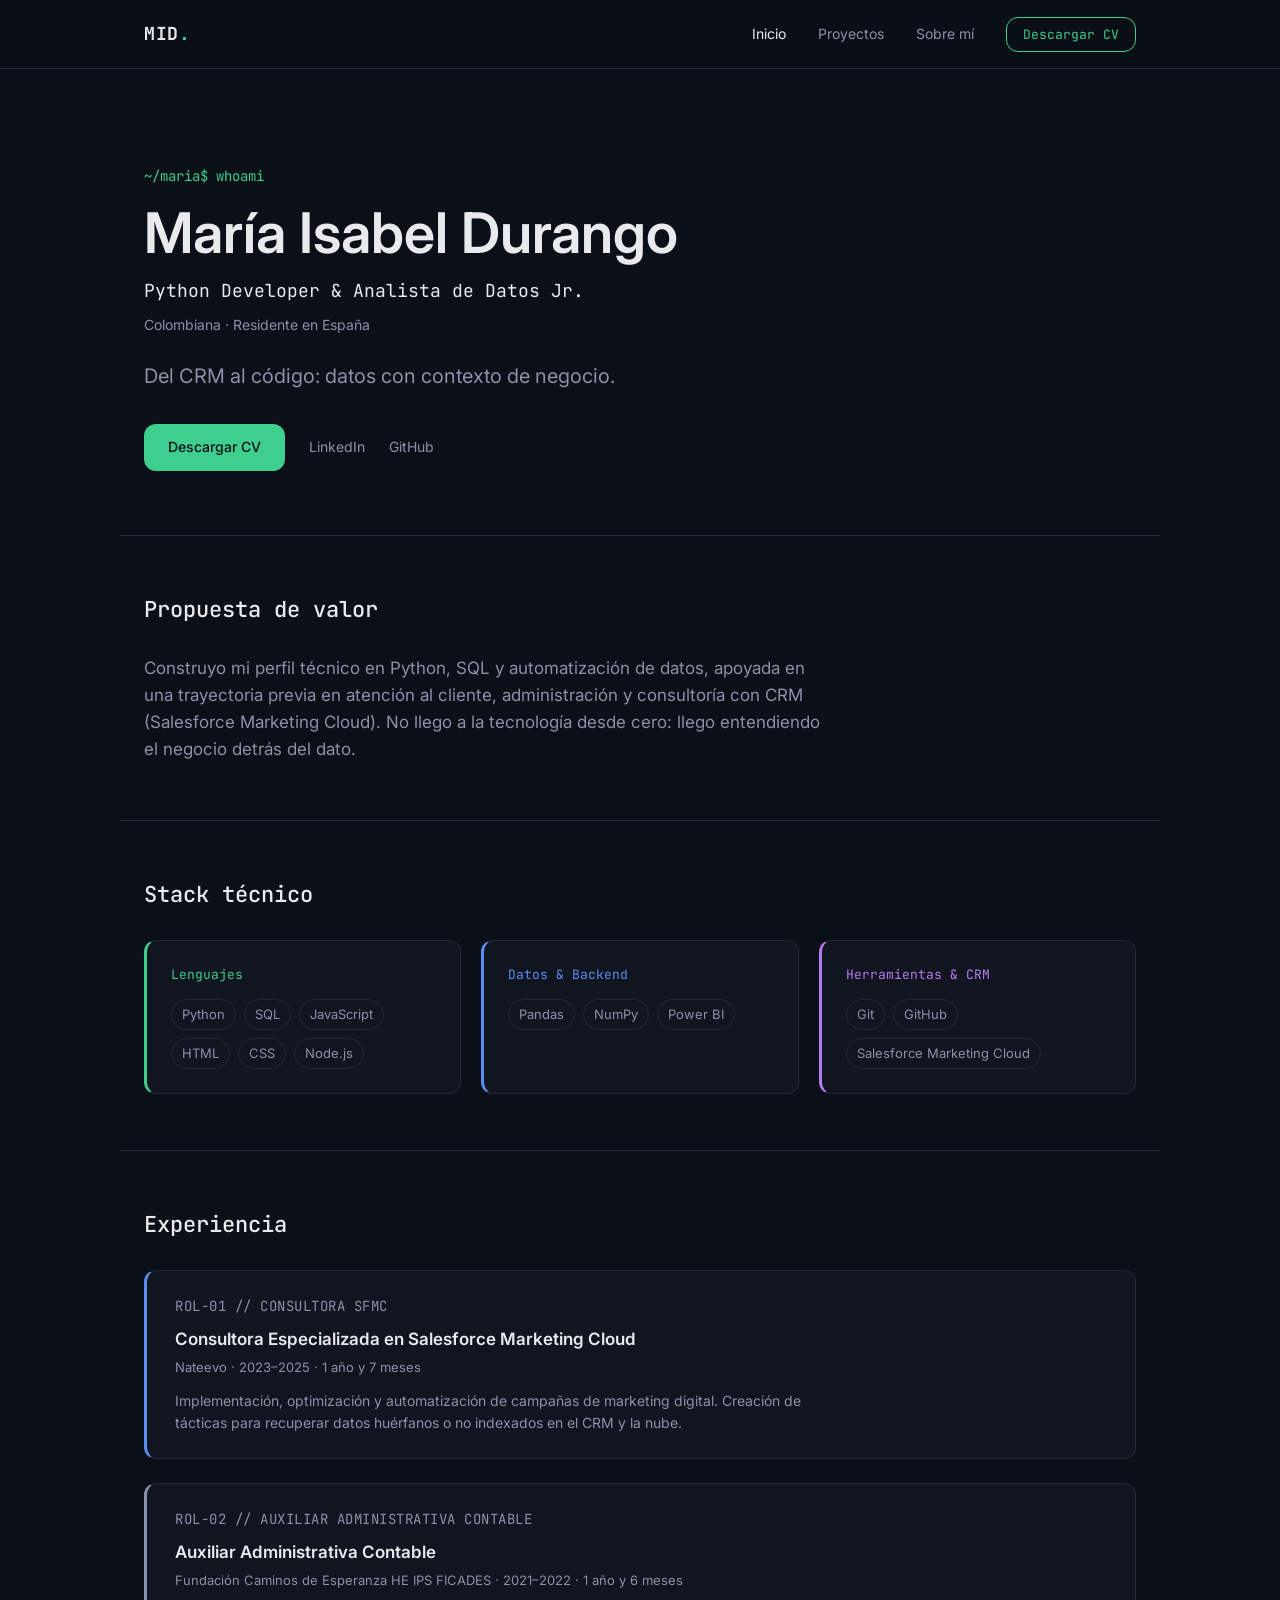
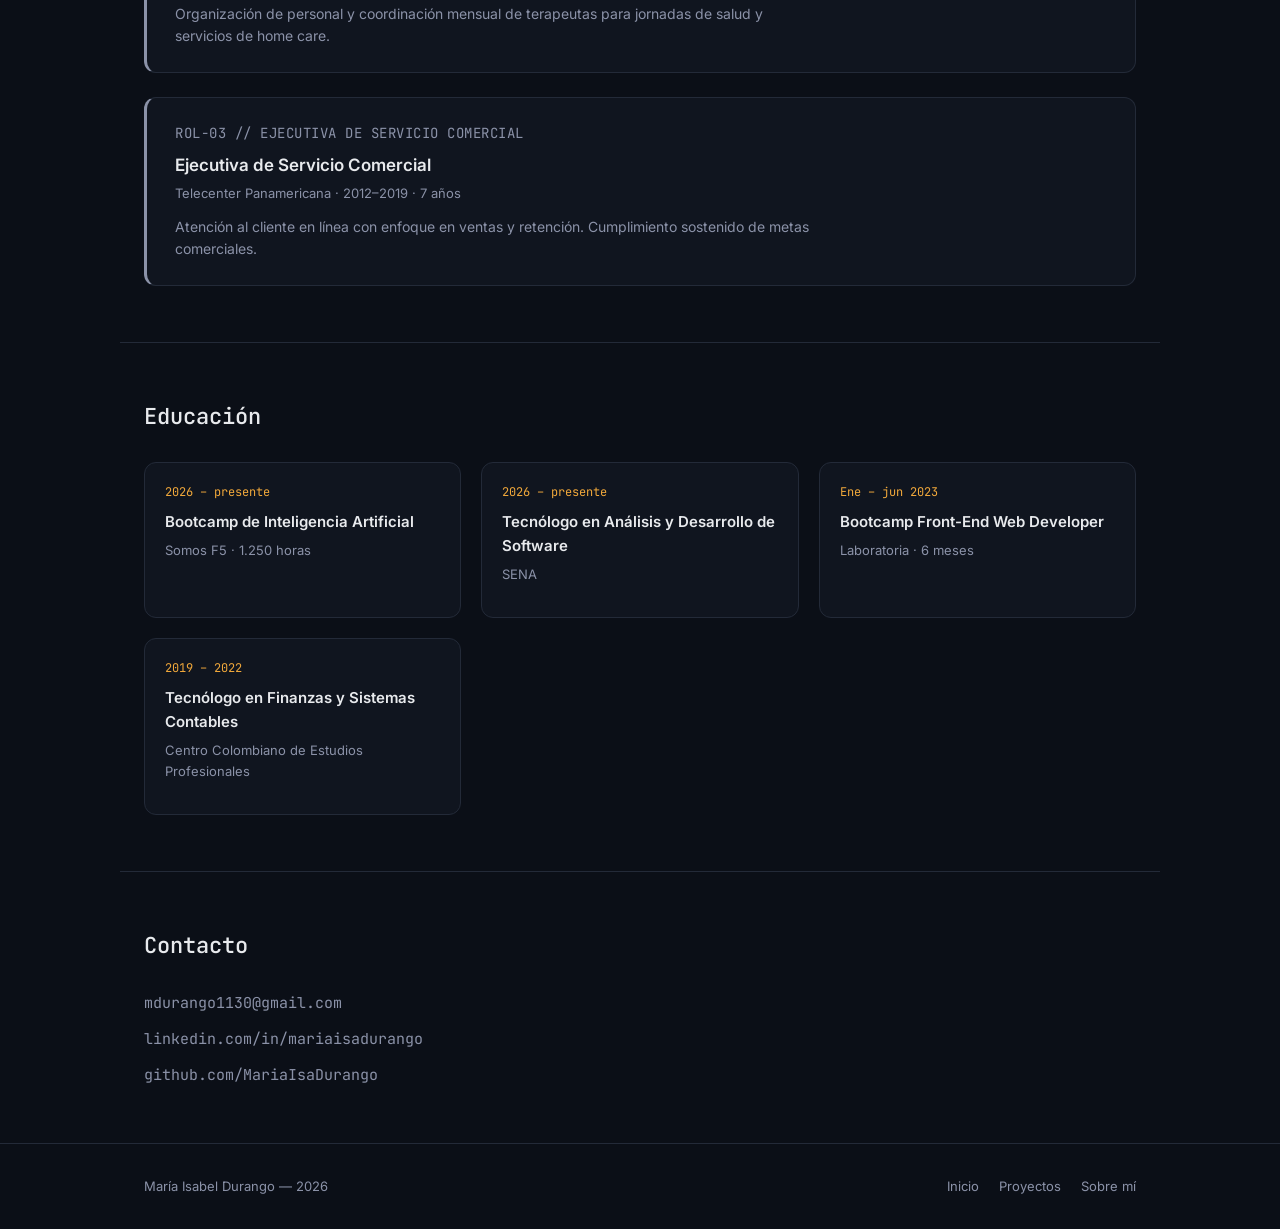
<file: index.html>
<!DOCTYPE html>
<html lang="es">
<head>
<meta charset="UTF-8">
<meta name="viewport" content="width=device-width, initial-scale=1.0">
<title>María Isabel Durango — Python Developer & Analista de Datos</title>
<meta name="description" content="Portafolio de María Isabel Durango, Python Developer y Analista de Datos Jr. en formación. Experiencia en Salesforce Marketing Cloud, Python, SQL y automatización de datos.">
<meta property="og:title" content="María Isabel Durango — Python Developer & Analista de Datos">
<meta property="og:description" content="Del CRM al código: datos con contexto de negocio.">
<meta property="og:type" content="website">
<link rel="icon" href="assets/icons/favicon.svg">
<link rel="preconnect" href="https://fonts.googleapis.com">
<link rel="preconnect" href="https://fonts.gstatic.com" crossorigin>
<link href="https://fonts.googleapis.com/css2?family=JetBrains+Mono:wght@400;500;700&family=Inter:wght@400;500;600&display=swap" rel="stylesheet">
<link rel="stylesheet" href="css/style.css">
</head>
<body>

<header class="site-header">
  <nav class="nav container">
    <a href="index.html" class="logo">MID<span class="logo-dot">.</span></a>
    <button class="nav-toggle" id="navToggle" aria-label="Abrir menú" aria-expanded="false">
      <span></span><span></span><span></span>
    </button>
    <ul class="nav-links" id="navLinks">
      <li><a href="index.html" class="active">Inicio</a></li>
      <li><a href="proyectos.html">Proyectos</a></li>
      <li><a href="sobre-mi.html">Sobre mí</a></li>
      <li><a href="assets/documents/Maria_Isabel_Durango_Perez_CV.pdf" class="btn-cv" download>Descargar CV</a></li>
    </ul>
  </nav>
</header>

<main>

  <section class="hero container">
    <p class="eyebrow">~/maria$ whoami</p>
    <h1>María Isabel Durango</h1>
    <p class="hero-role">Python Developer &amp; Analista de Datos Jr.</p>
    <p class="hero-location">Colombiana · Residente en España</p>
    <p class="hero-tagline">Del CRM al código: datos con contexto de negocio.</p>
    <div class="hero-actions">
      <a href="assets/documents/Maria_Isabel_Durango_Perez_CV.pdf" class="btn btn-primary" download>Descargar CV</a>
      <a href="https://www.linkedin.com/in/mariaisadurango" target="_blank" rel="noopener">LinkedIn</a>
      <a href="https://github.com/MariaIsaDurango" target="_blank" rel="noopener">GitHub</a>
    </div>
  </section>

  <section class="section container">
    <h2 class="section-title">Propuesta de valor</h2>
    <p class="lede">
      Construyo mi perfil técnico en Python, SQL y automatización de datos, apoyada
      en una trayectoria previa en atención al cliente, administración y consultoría
      con CRM (Salesforce Marketing Cloud). No llego a la tecnología desde cero:
      llego entendiendo el negocio detrás del dato.
    </p>
  </section>

  <section class="section container">
    <h2 class="section-title">Stack técnico</h2>
    <div class="stack-grid">
      <div class="stack-card c-green">
        <p class="stack-label">Lenguajes</p>
        <ul>
          <li>Python</li><li>SQL</li><li>JavaScript</li><li>HTML</li><li>CSS</li><li>Node.js</li>
        </ul>
      </div>
      <div class="stack-card c-blue">
        <p class="stack-label">Datos &amp; Backend</p>
        <ul>
          <li>Pandas</li><li>NumPy</li><li>Power BI</li>
        </ul>
      </div>
      <div class="stack-card c-purple">
        <p class="stack-label">Herramientas &amp; CRM</p>
        <ul>
          <li>Git</li><li>GitHub</li><li>Salesforce Marketing Cloud</li>
        </ul>
      </div>
    </div>
  </section>

  <section class="section container">
    <h2 class="section-title">Experiencia</h2>
    <div class="timeline">

      <article class="timeline-item c-blue">
        <p class="timeline-tag">ROL-01 // CONSULTORA SFMC</p>
        <h3>Consultora Especializada en Salesforce Marketing Cloud</h3>
        <p class="timeline-meta">Nateevo · 2023–2025 · 1 año y 7 meses</p>
        <p>Implementación, optimización y automatización de campañas de marketing digital. Creación de tácticas para recuperar datos huérfanos o no indexados en el CRM y la nube.</p>
      </article>

      <article class="timeline-item c-gray">
        <p class="timeline-tag">ROL-02 // AUXILIAR ADMINISTRATIVA CONTABLE</p>
        <h3>Auxiliar Administrativa Contable</h3>
        <p class="timeline-meta">Fundación Caminos de Esperanza HE IPS FICADES · 2021–2022 · 1 año y 6 meses</p>
        <p>Organización de personal y coordinación mensual de terapeutas para jornadas de salud y servicios de home care.</p>
      </article>

      <article class="timeline-item c-gray">
        <p class="timeline-tag">ROL-03 // EJECUTIVA DE SERVICIO COMERCIAL</p>
        <h3>Ejecutiva de Servicio Comercial</h3>
        <p class="timeline-meta">Telecenter Panamericana · 2012–2019 · 7 años</p>
        <p>Atención al cliente en línea con enfoque en ventas y retención. Cumplimiento sostenido de metas comerciales.</p>
      </article>

    </div>
  </section>

  <section class="section container">
    <h2 class="section-title">Educación</h2>
    <div class="edu-grid">
      <div class="edu-card">
        <p class="edu-period">2026 – presente</p>
        <h3>Bootcamp de Inteligencia Artificial</h3>
        <p class="timeline-meta">Somos F5 · 1.250 horas</p>
      </div>
      <div class="edu-card">
        <p class="edu-period">2026 – presente</p>
        <h3>Tecnólogo en Análisis y Desarrollo de Software</h3>
        <p class="timeline-meta">SENA</p>
      </div>
      <div class="edu-card">
        <p class="edu-period">Ene – jun 2023</p>
        <h3>Bootcamp Front-End Web Developer</h3>
        <p class="timeline-meta">Laboratoria · 6 meses</p>
      </div>
      <div class="edu-card">
        <p class="edu-period">2019 – 2022</p>
        <h3>Tecnólogo en Finanzas y Sistemas Contables</h3>
        <p class="timeline-meta">Centro Colombiano de Estudios Profesionales</p>
      </div>
    </div>
  </section>

  <section class="section container contact-section">
    <h2 class="section-title">Contacto</h2>
    <div class="contact-links">
      <a href="mailto:mdurango1130@gmail.com">mdurango1130@gmail.com</a>
      <a href="https://www.linkedin.com/in/mariaisadurango" target="_blank" rel="noopener">linkedin.com/in/mariaisadurango</a>
      <a href="https://github.com/MariaIsaDurango" target="_blank" rel="noopener">github.com/MariaIsaDurango</a>
    </div>
  </section>

</main>

<footer class="site-footer">
  <div class="container footer-inner">
    <p>María Isabel Durango — <span id="year"></span></p>
    <div class="footer-links">
      <a href="index.html">Inicio</a>
      <a href="proyectos.html">Proyectos</a>
      <a href="sobre-mi.html">Sobre mí</a>
    </div>
  </div>
</footer>

<script src="js/script.js"></script>
</body>
</html>
</file>
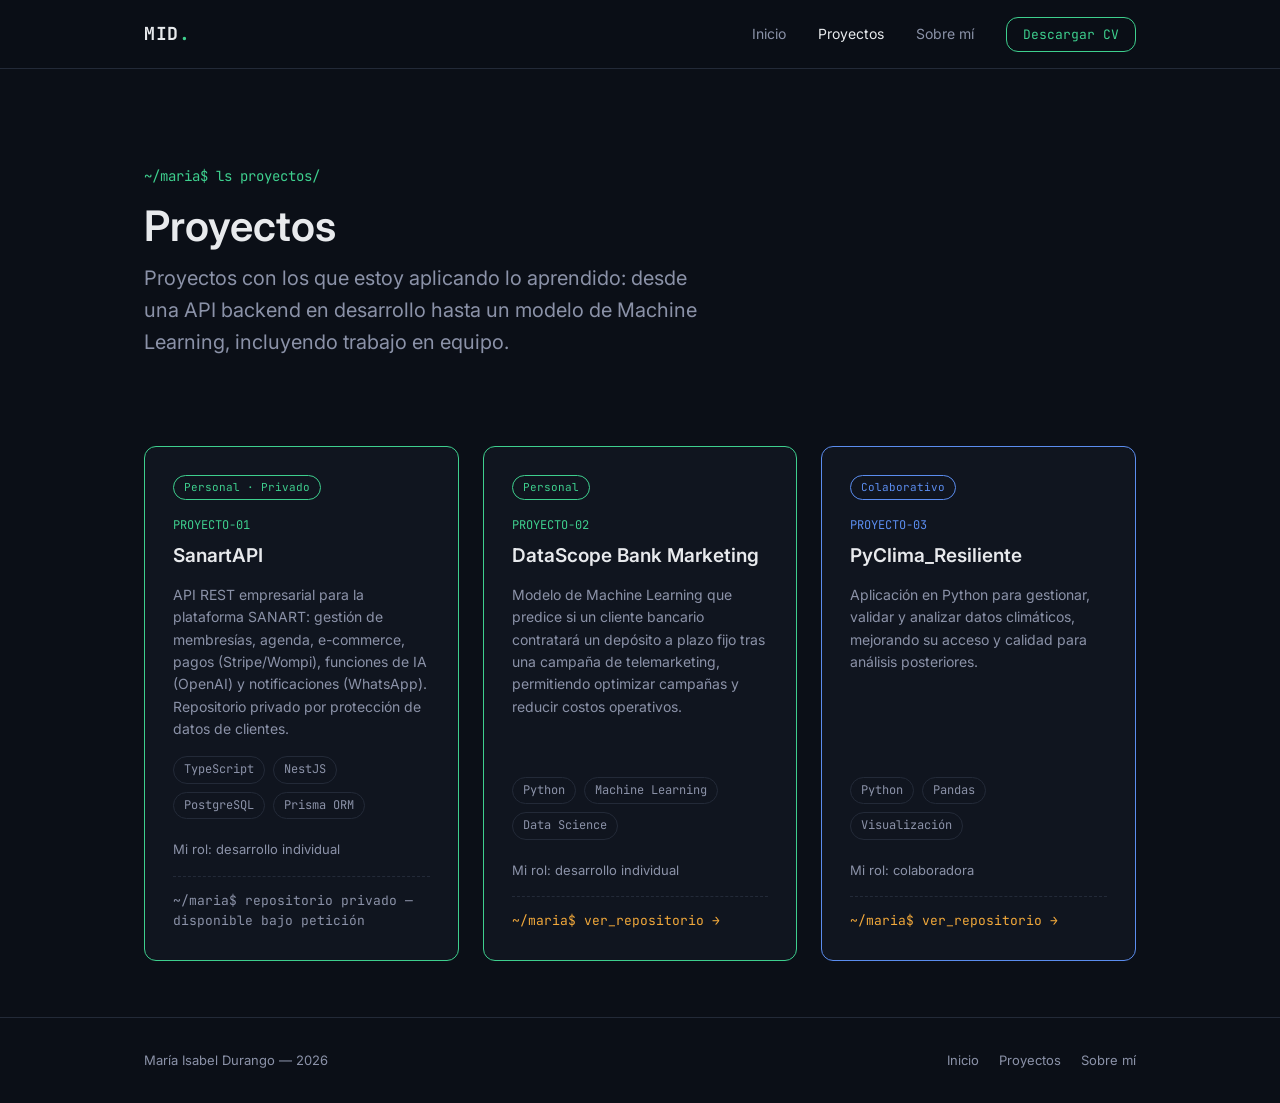
<file: proyectos.html>
<!DOCTYPE html>
<html lang="es">
<head>
<meta charset="UTF-8">
<meta name="viewport" content="width=device-width, initial-scale=1.0">
<title>Proyectos — María Isabel Durango</title>
<meta name="description" content="Proyectos de Python, datos y Machine Learning de María Isabel Durango: SanartAPI, DataScope Bank Marketing y PyClima_Resiliente.">
<meta property="og:title" content="Proyectos — María Isabel Durango">
<meta property="og:description" content="API backend, Machine Learning y análisis de datos climáticos.">
<meta property="og:type" content="website">
<link rel="icon" href="assets/icons/favicon.svg">
<link rel="preconnect" href="https://fonts.googleapis.com">
<link rel="preconnect" href="https://fonts.gstatic.com" crossorigin>
<link href="https://fonts.googleapis.com/css2?family=JetBrains+Mono:wght@400;500;700&family=Inter:wght@400;500;600&display=swap" rel="stylesheet">
<link rel="stylesheet" href="css/style.css">
</head>
<body>

<header class="site-header">
  <nav class="nav container">
    <a href="index.html" class="logo">MID<span class="logo-dot">.</span></a>
    <button class="nav-toggle" id="navToggle" aria-label="Abrir menú" aria-expanded="false">
      <span></span><span></span><span></span>
    </button>
    <ul class="nav-links" id="navLinks">
      <li><a href="index.html">Inicio</a></li>
      <li><a href="proyectos.html" class="active">Proyectos</a></li>
      <li><a href="sobre-mi.html">Sobre mí</a></li>
      <li><a href="assets/documents/CV_Maria_Isabel_Durango.pdf" class="btn-cv" download>Descargar CV</a></li>
    </ul>
  </nav>
</header>

<main>

  <section class="hero container" style="padding-bottom: 32px;">
    <p class="eyebrow">~/maria$ ls proyectos/</p>
    <h1 style="font-size: clamp(28px, 4.5vw, 42px);">Proyectos</h1>
    <p class="hero-tagline" style="margin-bottom: 0;">
      Proyectos con los que estoy aplicando lo aprendido: desde una API backend en
      desarrollo hasta un modelo de Machine Learning, incluyendo trabajo en equipo.
    </p>
  </section>

  <section class="section container" style="border-top: none;">
    <div class="project-grid">

      <article class="project-card c-green">
        <span class="project-badge">Personal · Privado</span>
        <p class="project-tag">PROYECTO-01</p>
        <h3>SanartAPI</h3>
        <p class="project-desc">API REST empresarial para la plataforma SANART: gestión de membresías, agenda, e-commerce, pagos (Stripe/Wompi), funciones de IA (OpenAI) y notificaciones (WhatsApp). Repositorio privado por protección de datos de clientes.</p>
        <div class="project-tech"><span>TypeScript</span><span>NestJS</span><span>PostgreSQL</span><span>Prisma ORM</span></div>
        <p class="project-role">Mi rol: desarrollo individual</p>
        <p class="project-cmd" style="color: var(--text-secondary); cursor: default;">~/maria$ repositorio privado — disponible bajo petición</p>
      </article>

      <article class="project-card c-green">
        <span class="project-badge">Personal</span>
        <p class="project-tag">PROYECTO-02</p>
        <h3>DataScope Bank Marketing</h3>
        <p class="project-desc">Modelo de Machine Learning que predice si un cliente bancario contratará un depósito a plazo fijo tras una campaña de telemarketing, permitiendo optimizar campañas y reducir costos operativos.</p>
        <div class="project-tech"><span>Python</span><span>Machine Learning</span><span>Data Science</span></div>
        <p class="project-role">Mi rol: desarrollo individual</p>
        <a class="project-cmd" href="https://github.com/MariaIsaDurango/datascope-bank-marketing" target="_blank" rel="noopener">~/maria$ ver_repositorio &rarr;</a>
      </article>

      <article class="project-card c-blue">
        <span class="project-badge">Colaborativo</span>
        <p class="project-tag">PROYECTO-03</p>
        <h3>PyClima_Resiliente</h3>
        <p class="project-desc">Aplicación en Python para gestionar, validar y analizar datos climáticos, mejorando su acceso y calidad para análisis posteriores.</p>
        <div class="project-tech"><span>Python</span><span>Pandas</span><span>Visualización</span></div>
        <p class="project-role">Mi rol: colaboradora</p>
        <a class="project-cmd" href="https://github.com/MariaIsaDurango/PyClima_Resiliente" target="_blank" rel="noopener">~/maria$ ver_repositorio &rarr;</a>
      </article>

    </div>
  </section>

</main>

<footer class="site-footer">
  <div class="container footer-inner">
    <p>María Isabel Durango — <span id="year"></span></p>
    <div class="footer-links">
      <a href="index.html">Inicio</a>
      <a href="proyectos.html">Proyectos</a>
      <a href="sobre-mi.html">Sobre mí</a>
    </div>
  </div>
</footer>

<script src="js/script.js"></script>
</body>
</html>
</file>
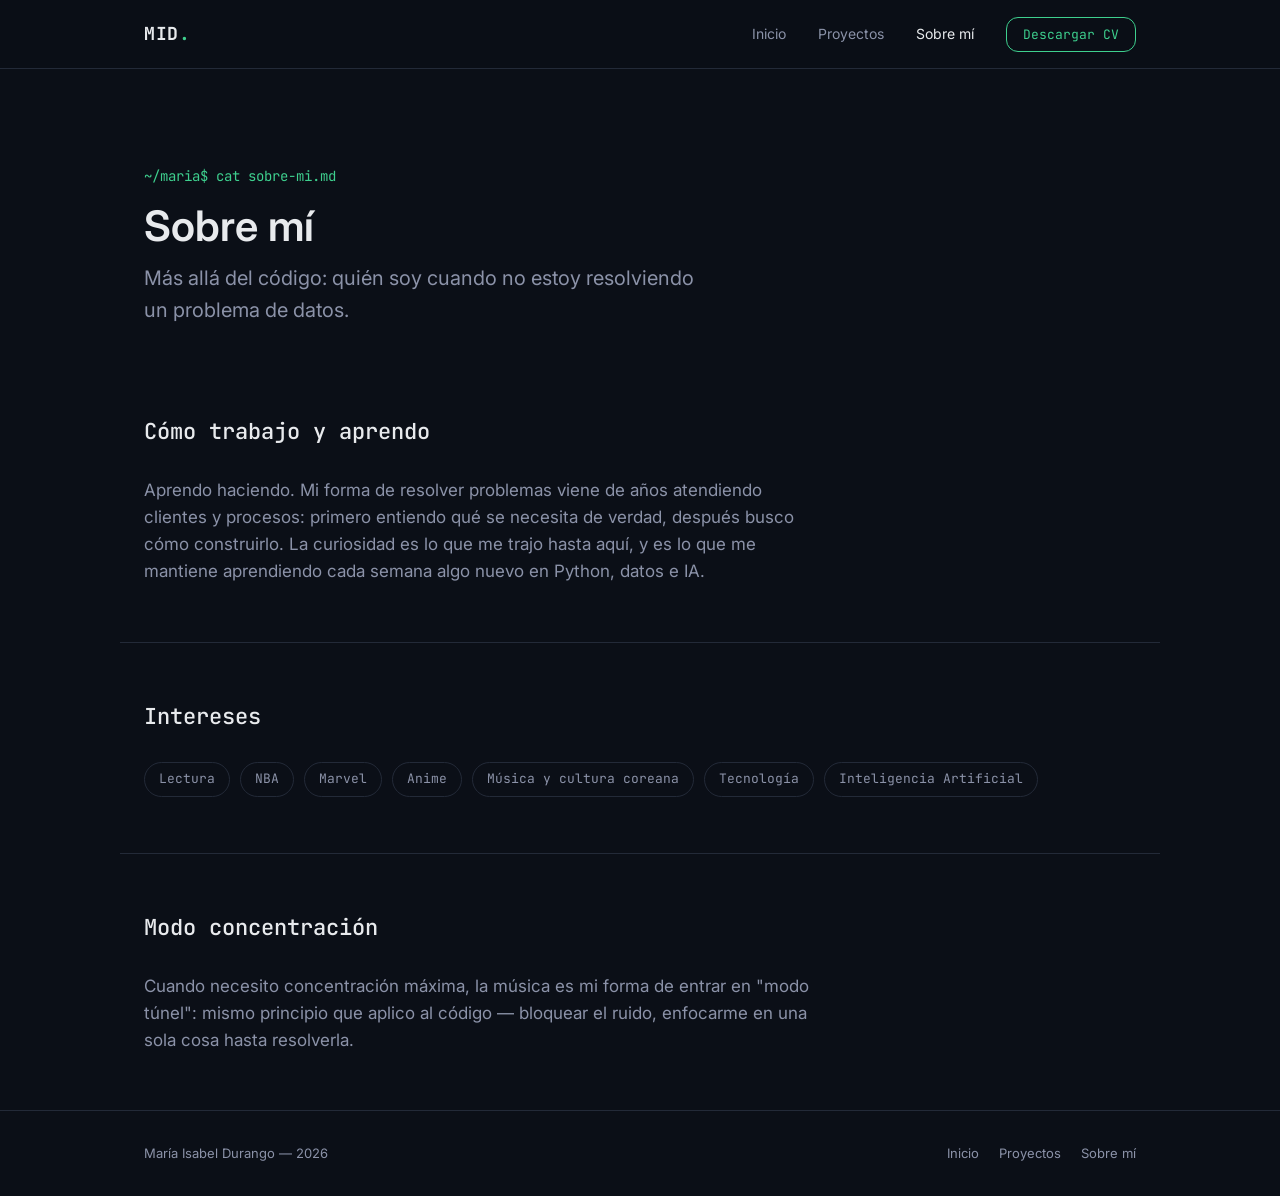
<file: sobre-mi.html>
<!DOCTYPE html>
<html lang="es">
<head>
<meta charset="UTF-8">
<meta name="viewport" content="width=device-width, initial-scale=1.0">
<title>Sobre mí — María Isabel Durango</title>
<meta name="description" content="Conoce a María Isabel Durango más allá del CV: cómo aprende, cómo trabaja y qué la inspira.">
<meta property="og:title" content="Sobre mí — María Isabel Durango">
<meta property="og:description" content="Más allá del código: quién soy cuando no estoy resolviendo un problema de datos.">
<meta property="og:type" content="website">
<link rel="icon" href="assets/icons/favicon.svg">
<link rel="preconnect" href="https://fonts.googleapis.com">
<link rel="preconnect" href="https://fonts.gstatic.com" crossorigin>
<link href="https://fonts.googleapis.com/css2?family=JetBrains+Mono:wght@400;500;700&family=Inter:wght@400;500;600&display=swap" rel="stylesheet">
<link rel="stylesheet" href="css/style.css">
</head>
<body>

<header class="site-header">
  <nav class="nav container">
    <a href="index.html" class="logo">MID<span class="logo-dot">.</span></a>
    <button class="nav-toggle" id="navToggle" aria-label="Abrir menú" aria-expanded="false">
      <span></span><span></span><span></span>
    </button>
    <ul class="nav-links" id="navLinks">
      <li><a href="index.html">Inicio</a></li>
      <li><a href="proyectos.html">Proyectos</a></li>
      <li><a href="sobre-mi.html" class="active">Sobre mí</a></li>
      <li><a href="assets/documents/CV_Maria_Isabel_Durango.pdf" class="btn-cv" download>Descargar CV</a></li>
    </ul>
  </nav>
</header>

<main>

  <section class="hero container" style="padding-bottom: 32px;">
    <p class="eyebrow">~/maria$ cat sobre-mi.md</p>
    <h1 style="font-size: clamp(28px, 4.5vw, 42px);">Sobre mí</h1>
    <p class="hero-tagline" style="margin-bottom: 0;">
      Más allá del código: quién soy cuando no estoy resolviendo un problema de datos.
    </p>
  </section>

  <section class="section container" style="border-top: none;">
    <h2 class="section-title">Cómo trabajo y aprendo</h2>
    <p class="lede">
      Aprendo haciendo. Mi forma de resolver problemas viene de años atendiendo
      clientes y procesos: primero entiendo qué se necesita de verdad, después
      busco cómo construirlo. La curiosidad es lo que me trajo hasta aquí, y es
      lo que me mantiene aprendiendo cada semana algo nuevo en Python, datos e IA.
    </p>
  </section>

  <section class="section container">
    <h2 class="section-title">Intereses</h2>
    <div class="chip-list">
      <span>Lectura</span>
      <span>NBA</span>
      <span>Marvel</span>
      <span>Anime</span>
      <span>Música y cultura coreana</span>
      <span>Tecnología</span>
      <span>Inteligencia Artificial</span>
    </div>
  </section>

  <section class="section container">
    <h2 class="section-title">Modo concentración</h2>
    <p class="lede">
      Cuando necesito concentración máxima, la música es mi forma de entrar en
      "modo túnel": mismo principio que aplico al código — bloquear el ruido,
      enfocarme en una sola cosa hasta resolverla.
    </p>
  </section>

</main>

<footer class="site-footer">
  <div class="container footer-inner">
    <p>María Isabel Durango — <span id="year"></span></p>
    <div class="footer-links">
      <a href="index.html">Inicio</a>
      <a href="proyectos.html">Proyectos</a>
      <a href="sobre-mi.html">Sobre mí</a>
    </div>
  </div>
</footer>

<script src="js/script.js"></script>
</body>
</html>
</file>
<file: css/style.css>
/* ===== Tokens ===== */
:root {
  --bg: #0B0F17;
  --surface: #10151F;
  --surface-hover: #161C29;
  --border: #232A38;
  --text-primary: #E8EAED;
  --text-secondary: #8B92A8;
  --green: #3ECF8E;
  --blue: #5B8DEF;
  --purple: #B57BEE;
  --amber: #F2A93B;
  --font-mono: 'JetBrains Mono', monospace;
  --font-sans: 'Inter', sans-serif;
  --radius: 12px;
  --container-width: 1040px;
}

/* ===== Reset ===== */
* { margin: 0; padding: 0; box-sizing: border-box; }

html { scroll-behavior: smooth; }

body {
  background: var(--bg);
  color: var(--text-primary);
  font-family: var(--font-sans);
  line-height: 1.6;
  -webkit-font-smoothing: antialiased;
}

.container {
  max-width: var(--container-width);
  margin: 0 auto;
  padding: 0 24px;
}

a {
  color: inherit;
  text-decoration: none;
}

ul { list-style: none; }

img { max-width: 100%; display: block; }

:focus-visible {
  outline: 2px solid var(--green);
  outline-offset: 2px;
}

/* ===== Header / Nav ===== */
.site-header {
  position: sticky;
  top: 0;
  z-index: 100;
  background: rgba(11, 15, 23, 0.9);
  backdrop-filter: blur(8px);
  border-bottom: 1px solid var(--border);
}

.nav {
  display: flex;
  align-items: center;
  justify-content: space-between;
  height: 68px;
}

.logo {
  font-family: var(--font-mono);
  font-weight: 700;
  font-size: 18px;
  letter-spacing: 0.5px;
}
.logo-dot { color: var(--green); }

.nav-links {
  display: flex;
  align-items: center;
  gap: 32px;
  font-size: 14px;
}

.nav-links a {
  color: var(--text-secondary);
  transition: color 0.2s ease;
}
.nav-links a:hover,
.nav-links a.active {
  color: var(--text-primary);
}

.btn-cv {
  border: 1px solid var(--green);
  color: var(--green) !important;
  padding: 8px 16px;
  border-radius: var(--radius);
  font-family: var(--font-mono);
  font-size: 13px;
}
.btn-cv:hover { background: var(--green); color: var(--bg) !important; }

.nav-toggle {
  display: none;
  flex-direction: column;
  gap: 5px;
  background: none;
  border: none;
  cursor: pointer;
  padding: 8px;
}
.nav-toggle span {
  width: 22px;
  height: 2px;
  background: var(--text-primary);
  display: block;
}

/* ===== Hero ===== */
.hero {
  padding: 96px 24px 64px;
}

.eyebrow {
  font-family: var(--font-mono);
  color: var(--green);
  font-size: 14px;
  margin-bottom: 16px;
}

.hero h1 {
  font-size: clamp(36px, 6vw, 56px);
  font-weight: 600;
  line-height: 1.1;
  margin-bottom: 12px;
}

.hero-role {
  font-family: var(--font-mono);
  font-size: 18px;
  color: var(--text-primary);
  margin-bottom: 8px;
}

.hero-location {
  color: var(--text-secondary);
  font-size: 14px;
  margin-bottom: 24px;
}

.hero-tagline {
  font-size: 20px;
  color: var(--text-secondary);
  max-width: 560px;
  margin-bottom: 32px;
}

.hero-actions {
  display: flex;
  align-items: center;
  gap: 24px;
  flex-wrap: wrap;
}

.btn {
  display: inline-block;
  padding: 12px 24px;
  border-radius: var(--radius);
  font-weight: 500;
  font-size: 14px;
}

.btn-primary {
  background: var(--green);
  color: var(--bg);
}
.btn-primary:hover { opacity: 0.9; }

.hero-actions a:not(.btn) {
  color: var(--text-secondary);
  font-size: 14px;
  border-bottom: 1px solid transparent;
}
.hero-actions a:not(.btn):hover {
  color: var(--text-primary);
  border-bottom-color: var(--text-primary);
}

/* ===== Sections ===== */
.section {
  padding: 56px 24px;
  border-top: 1px solid var(--border);
}

.section-title {
  font-family: var(--font-mono);
  font-size: 22px;
  font-weight: 500;
  margin-bottom: 28px;
}

.lede {
  font-size: 17px;
  color: var(--text-secondary);
  max-width: 680px;
}

/* ===== Stack grid ===== */
.stack-grid {
  display: grid;
  grid-template-columns: repeat(auto-fit, minmax(220px, 1fr));
  gap: 20px;
}

.stack-card {
  background: var(--surface);
  border: 1px solid var(--border);
  border-radius: var(--radius);
  padding: 24px;
  border-left: 3px solid var(--accent, var(--green));
}
.stack-card.c-green { --accent: var(--green); }
.stack-card.c-blue { --accent: var(--blue); }
.stack-card.c-purple { --accent: var(--purple); }

.stack-label {
  font-family: var(--font-mono);
  font-size: 13px;
  color: var(--accent);
  margin-bottom: 14px;
}

.stack-card ul {
  display: flex;
  flex-wrap: wrap;
  gap: 8px;
}

.stack-card li {
  font-size: 13px;
  color: var(--text-secondary);
  border: 1px solid var(--border);
  padding: 4px 10px;
  border-radius: 20px;
}

/* ===== Timeline ===== */
.timeline {
  display: flex;
  flex-direction: column;
  gap: 24px;
}

.timeline-item {
  background: var(--surface);
  border: 1px solid var(--border);
  border-left: 3px solid var(--accent, var(--text-secondary));
  border-radius: var(--radius);
  padding: 24px 28px;
}
.timeline-item.c-blue { --accent: var(--blue); }
.timeline-item.c-gray { --accent: var(--text-secondary); }

.timeline-tag {
  font-family: var(--font-mono);
  font-size: 12px;
  color: var(--accent);
  letter-spacing: 0.5px;
  margin-bottom: 8px;
}

.timeline-item h3 {
  font-size: 17px;
  font-weight: 600;
  margin-bottom: 4px;
}

.timeline-meta {
  font-size: 13px;
  color: var(--text-secondary);
  margin-bottom: 12px;
}

.timeline-item p:not(.timeline-meta) {
  font-size: 14px;
  color: var(--text-secondary);
  max-width: 640px;
}

/* ===== Education ===== */
.edu-grid {
  display: grid;
  grid-template-columns: repeat(auto-fit, minmax(240px, 1fr));
  gap: 20px;
}

.edu-card {
  background: var(--surface);
  border: 1px solid var(--border);
  border-radius: var(--radius);
  padding: 20px;
}

.edu-period {
  font-family: var(--font-mono);
  font-size: 12px;
  color: var(--amber);
  margin-bottom: 8px;
}

.edu-card h3 {
  font-size: 15px;
  font-weight: 600;
  margin-bottom: 6px;
}

/* ===== Contact ===== */
.contact-links {
  display: flex;
  flex-direction: column;
  gap: 12px;
  font-family: var(--font-mono);
  font-size: 15px;
}
.contact-links a { color: var(--text-secondary); }
.contact-links a:hover { color: var(--green); }

/* ===== Footer ===== */
.site-footer {
  border-top: 1px solid var(--border);
  padding: 32px 24px;
}

.footer-inner {
  display: flex;
  justify-content: space-between;
  align-items: center;
  flex-wrap: wrap;
  gap: 16px;
  font-size: 13px;
  color: var(--text-secondary);
}

.footer-links {
  display: flex;
  gap: 20px;
}
.footer-links a:hover { color: var(--text-primary); }

/* ===== Shared: project cards (used in proyectos.html) ===== */
.project-grid {
  display: grid;
  grid-template-columns: repeat(auto-fit, minmax(300px, 1fr));
  gap: 24px;
}

.project-card {
  background: var(--surface);
  border: 1px solid var(--accent, var(--border));
  border-radius: var(--radius);
  padding: 28px;
  display: flex;
  flex-direction: column;
}
.project-card.c-green { --accent: var(--green); }
.project-card.c-blue { --accent: var(--blue); }

.project-badge {
  display: inline-block;
  align-self: flex-start;
  border: 1px solid var(--accent);
  color: var(--accent);
  font-family: var(--font-mono);
  font-size: 11px;
  padding: 3px 10px;
  border-radius: 20px;
  margin-bottom: 16px;
}

.project-tag {
  font-family: var(--font-mono);
  font-size: 12px;
  color: var(--accent);
  margin-bottom: 6px;
}

.project-card h3 {
  font-size: 19px;
  font-weight: 600;
  margin-bottom: 12px;
}

.project-card p.project-desc {
  font-size: 14px;
  color: var(--text-secondary);
  margin-bottom: 16px;
  flex-grow: 1;
}

.project-tech {
  display: flex;
  flex-wrap: wrap;
  gap: 8px;
  margin-bottom: 20px;
}
.project-tech span {
  font-size: 12px;
  color: var(--text-secondary);
  border: 1px solid var(--border);
  padding: 3px 10px;
  border-radius: 20px;
  font-family: var(--font-mono);
}

.project-role {
  font-size: 13px;
  color: var(--text-secondary);
  margin-bottom: 16px;
}

.project-cmd {
  border-top: 1px dashed var(--border);
  padding-top: 14px;
  font-family: var(--font-mono);
  font-size: 13px;
  color: var(--amber);
}
.project-cmd:hover { text-decoration: underline; }

/* ===== Shared: interest chips (used in sobre-mi.html) ===== */
.chip-list {
  display: flex;
  flex-wrap: wrap;
  gap: 10px;
}
.chip-list span {
  font-size: 13px;
  color: var(--text-secondary);
  border: 1px solid var(--border);
  padding: 6px 14px;
  border-radius: 20px;
  font-family: var(--font-mono);
}

/* ===== Responsive ===== */
@media (max-width: 720px) {
  .nav-toggle { display: flex; }

  .nav-links {
    position: absolute;
    top: 68px;
    left: 0;
    right: 0;
    background: var(--bg);
    border-bottom: 1px solid var(--border);
    flex-direction: column;
    align-items: flex-start;
    padding: 24px;
    gap: 20px;
    display: none;
  }
  .nav-links.open { display: flex; }

  .hero { padding: 64px 20px 48px; }
  .section { padding: 40px 20px; }
}

/* ===== Reduced motion ===== */
@media (prefers-reduced-motion: reduce) {
  html { scroll-behavior: auto; }
  * { transition: none !important; }
}
</file>
